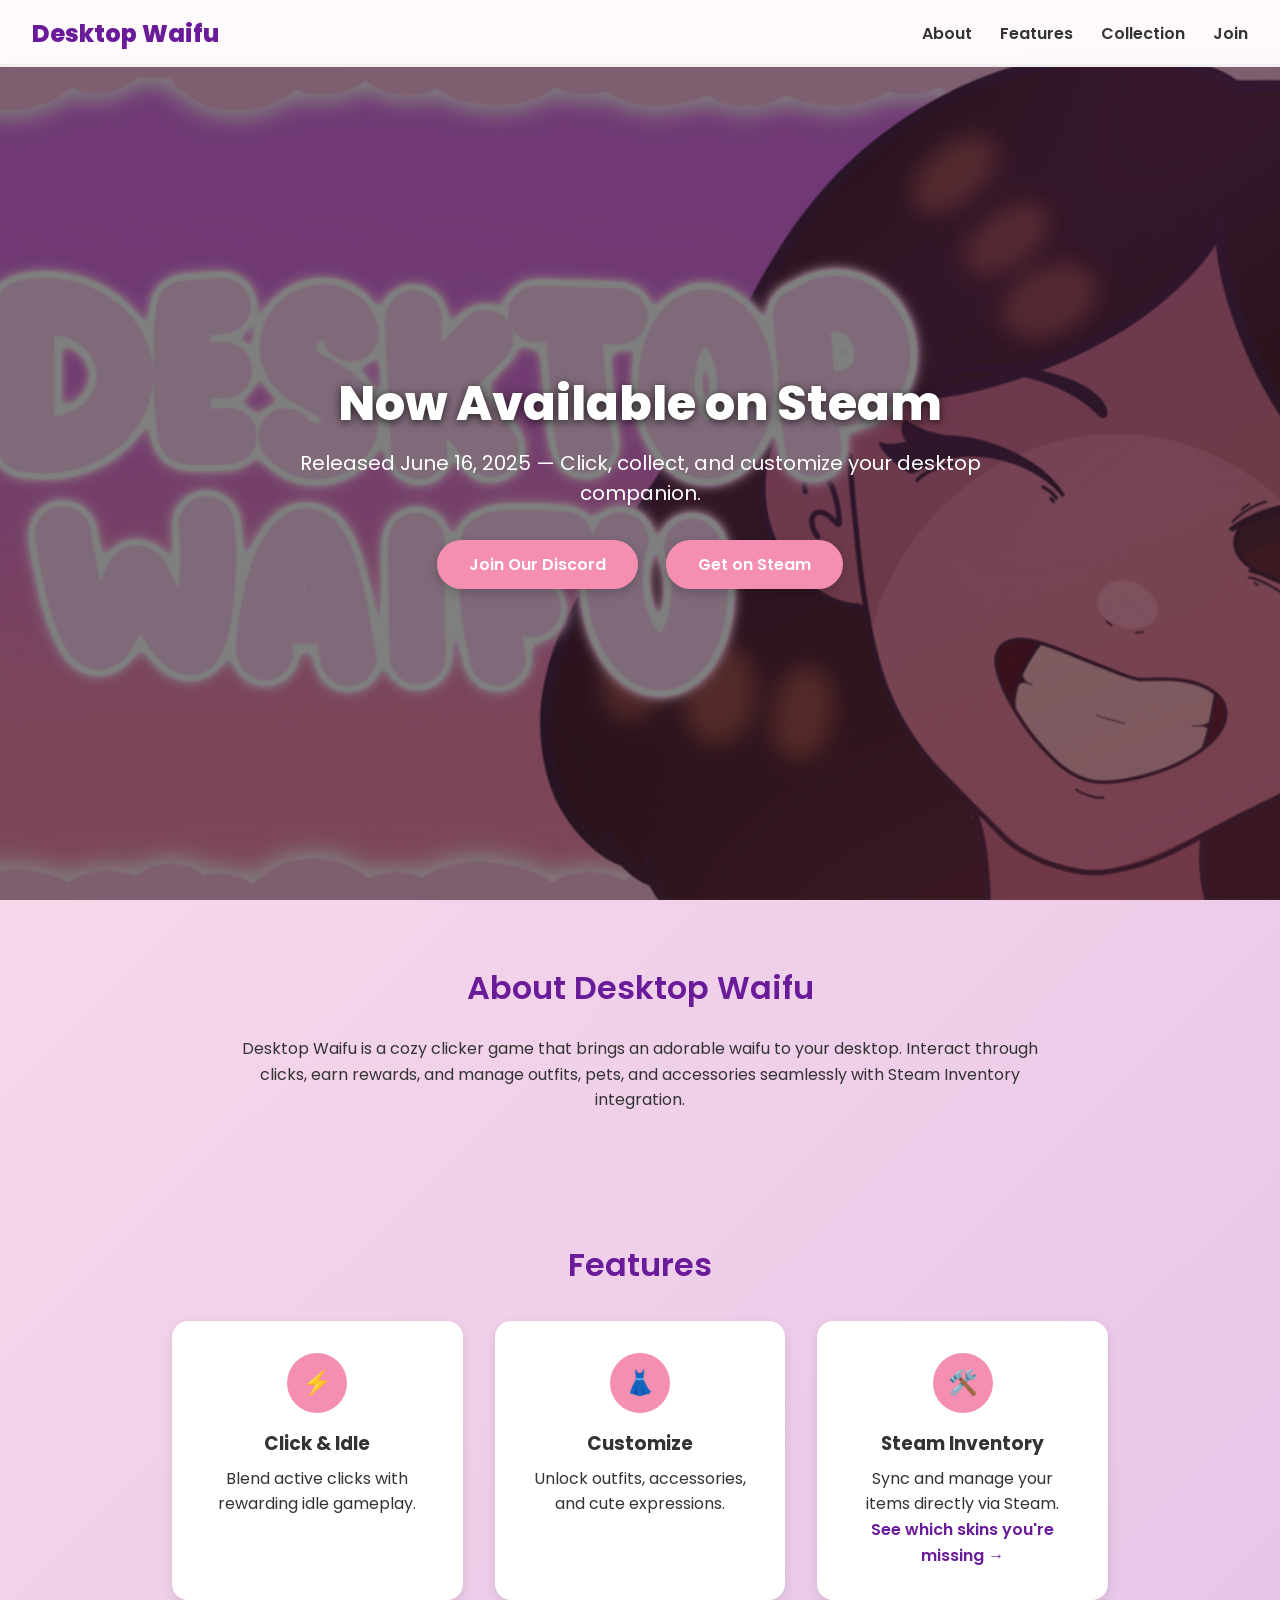
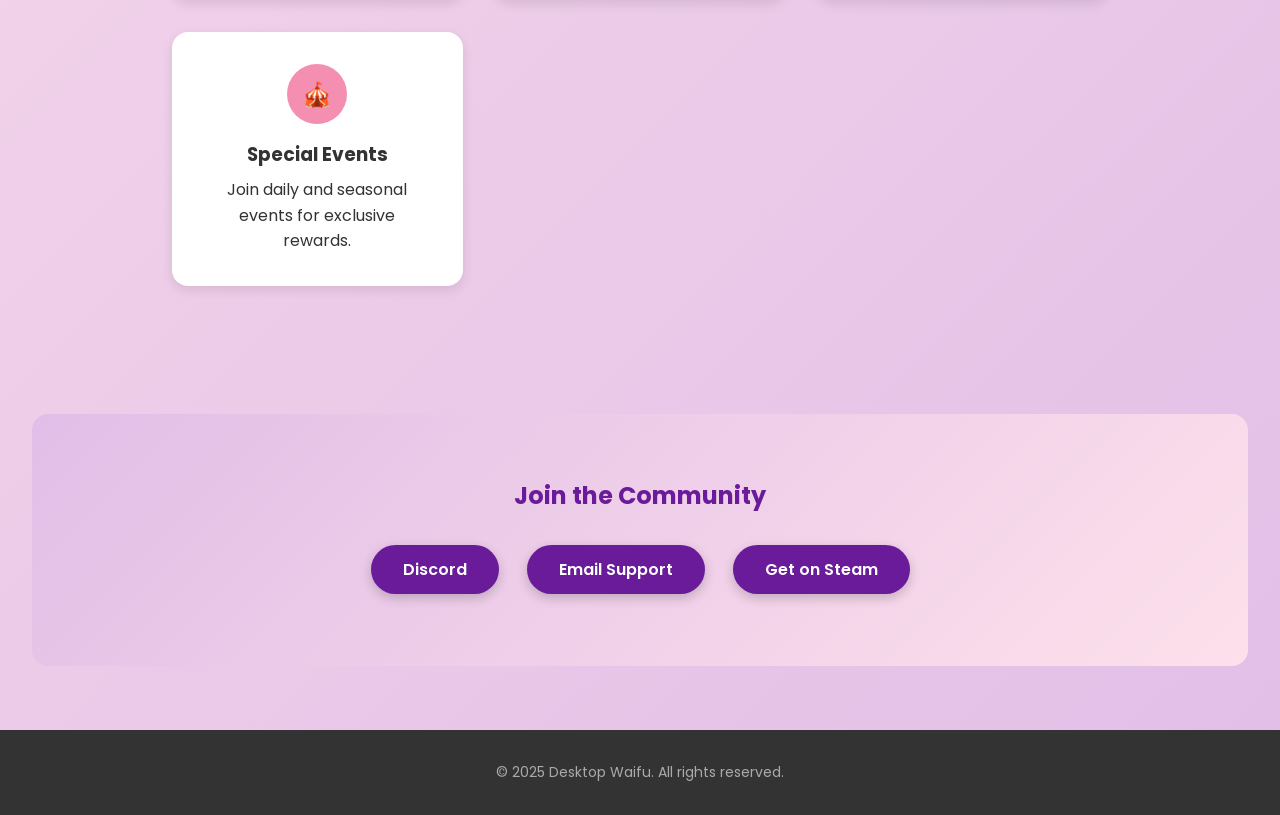
<file: index.html>
<!DOCTYPE html>
<html lang="en">
<head>
  <meta charset="UTF-8">
  <meta name="viewport" content="width=device-width, initial-scale=1.0">
  <title>Desktop Waifu — Now on Steam</title>

  <!-- favicon -->
  <link rel="icon" href="assets/favicon.png" sizes="32x32" type="image/png">
  <!-- fallback for older browsers -->
  <link rel="shortcut icon" href="assets/favicon.png" type="image/png">

  <link href="https://fonts.googleapis.com/css2?family=Poppins:wght@300;400;600;800&display=swap" rel="stylesheet">
  <style>
    :root {
      --color-primary: #f48fb1;
      --color-secondary: #6a1b9a;
      --color-light: #ffffff;
      --color-dark: #333333;
      --font-heading: 'Poppins', sans-serif;
      --font-body: 'Poppins', sans-serif;
    }
    * { margin: 0; padding: 0; box-sizing: border-box; }
    body {
      font-family: var(--font-body);
      color: var(--color-dark);
      background: linear-gradient(135deg, #fde0eb, #e1bee7);
    }
    a { text-decoration: none; }
    /* Header/Nav */
    header {
      position: fixed;
      top: 0;
      width: 100%;
      display: flex;
      justify-content: space-between;
      align-items: center;
      padding: 1rem 2rem;
      background: rgba(255,255,255,0.85);
      backdrop-filter: blur(8px);
      z-index: 1000;
    }
    .logo {
      font-family: var(--font-heading);
      font-weight: 800;
      font-size: 1.5rem;
      color: var(--color-secondary);
    }
    nav a {
      margin-left: 1.5rem;
      font-weight: 600;
      color: var(--color-dark);
      transition: color 0.2s;
    }
    nav a:hover { color: var(--color-primary); }
    /* Hero */
    .hero {
      background: url('assets/Main capsule.PNG') center/cover no-repeat;
      height: calc(100vh - 64px);
      margin-top: 64px;
      display: flex;
      align-items: center;
      justify-content: center;
      position: relative;
      text-align: center;
      color: var(--color-light);
    }
    .hero::after {
      content: '';
      position: absolute;
      top: 0; left: 0;
      width: 100%; height: 100%;
      background: rgba(0,0,0,0.5);
    }
    .hero-content {
      position: relative;
      z-index: 1;
      max-width: 800px;
      padding: 0 1rem;
    }
    .hero-content h1 {
      font-family: var(--font-heading);
      font-weight: 800;
      font-size: 3rem;
      margin-bottom: 0.5rem;
      text-shadow: 0 2px 10px rgba(0,0,0,0.7);
    }
    .hero-content p {
      font-size: 1.25rem;
      margin-bottom: 1.5rem;
    }
    .btn {
      display: inline-block;
      margin: 0.5rem 0.75rem;
      padding: 0.75rem 2rem;
      font-size: 1rem;
      font-weight: 600;
      border-radius: 50px;
      background: var(--color-primary);
      color: var(--color-light);
      box-shadow: 0 4px 12px rgba(0,0,0,0.2);
      transition: background 0.3s;
    }
    .btn:hover { background: var(--color-secondary); }
    /* Sections */
    .section {
      padding: 4rem 2rem;
      max-width: 1000px;
      margin: auto;
    }
    .section h2 {
      font-family: var(--font-heading);
      font-weight: 600;
      font-size: 2rem;
      margin-bottom: 1.5rem;
      color: var(--color-secondary);
      text-align: center;
    }
    .section p {
      font-size: 1rem;
      line-height: 1.6;
      text-align: center;
      max-width: 800px;
      margin: auto;
    }
    /* Features */
    .features {
      display: grid;
      grid-template-columns: repeat(auto-fit, minmax(250px, 1fr));
      gap: 2rem;
      margin-top: 2rem;
    }
    .feature {
      background: var(--color-light);
      border-radius: 1rem;
      padding: 2rem;
      box-shadow: 0 4px 12px rgba(0,0,0,0.1);
      text-align: center;
    }
    .feature-icon {
      width: 60px;
      height: 60px;
      background: var(--color-primary);
      border-radius: 50%;
      display: flex;
      align-items: center;
      justify-content: center;
      font-size: 1.5rem;
      color: var(--color-light);
      margin: 0 auto 1rem;
    }
    .feature h3 { margin-bottom: 0.5rem; }
    /* CTA Section */
    #join {
      background: linear-gradient(135deg, #e1bee7, #fde0eb);
      border-radius: 1rem;
      margin: 4rem 2rem;
      padding: 4rem 2rem;
      text-align: center;
    }
    #join h2 { color: var(--color-secondary); }
    #join .btn {
      background: var(--color-secondary);
      color: var(--color-light);
    }
    #join .btn:hover {
      background: var(--color-primary);
    }
    /* Footer */
    footer {
      background: var(--color-dark);
      color: #aaa;
      text-align: center;
      padding: 2rem 1rem;
      font-size: 0.875rem;
    }
    .social img {
      width: 32px;
      margin: 0 0.5rem;
      filter: brightness(0) invert(1);
      vertical-align: middle;
    }
    /* Responsive */
    @media(max-width: 768px) {
      .hero-content h1 { font-size: 2.5rem; }
      header { padding: 0.75rem 1rem; }
    }
  </style>
</head>
<body>
  <header>
    <div class="logo">Desktop Waifu</div>
    <nav>
      <a href="#about">About</a>
      <a href="#features">Features</a>
      <a href="collection.html">Collection</a>
      <a href="#join">Join</a>
    </nav>
  </header>

  <section class="hero">
    <div class="hero-content">
      <h1>Now Available on Steam</h1>
      <p>Released June 16, 2025 — Click, collect, and customize your desktop companion.</p>
      <a href="https://discord.gg/WWWEdJfEAM" target="_blank" class="btn">Join Our Discord</a>
      <a href="https://store.steampowered.com/app/3702960/Desktop_Waifu/" class="btn">Get on Steam</a>
    </div>
  </section>

  <section id="about" class="section">
    <h2>About Desktop Waifu</h2>
    <p>Desktop Waifu is a cozy clicker game that brings an adorable waifu to your desktop. Interact through clicks, earn rewards, and manage outfits, pets, and accessories seamlessly with Steam Inventory integration.</p>
  </section>

  <section id="features" class="section">
    <h2>Features</h2>
    <div class="features">
      <div class="feature">
        <div class="feature-icon">⚡</div>
        <h3>Click & Idle</h3>
        <p>Blend active clicks with rewarding idle gameplay.</p>
      </div>
      <div class="feature">
        <div class="feature-icon">👗</div>
        <h3>Customize</h3>
        <p>Unlock outfits, accessories, and cute expressions.</p>
      </div>
      <div class="feature">
        <div class="feature-icon">🛠️</div>
        <h3>Steam Inventory</h3>
        <p>Sync and manage your items directly via Steam. <a href="collection.html" style="color: var(--color-secondary); font-weight: 600;">See which skins you're missing →</a></p>
      </div>
      <div class="feature">
        <div class="feature-icon">🎪</div>
        <h3>Special Events</h3>
        <p>Join daily and seasonal events for exclusive rewards.</p>
      </div>
    </div>
  </section>

  <section id="join">
    <h2>Join the Community</h2>
    <div style="margin-top: 1.5rem;">
      <a href="https://discord.gg/WWWEdJfEAM" class="btn" target="_blank">Discord</a>
      <a href="mailto:support@desktopwaifu.net" class="btn">Email Support</a>
      <a href="https://store.steampowered.com/app/3702960/Desktop_Waifu/" class="btn">Get on Steam</a>
    </div>
  </section>

  <footer>
    <div class="social">
    </div>
    <p>&copy; 2025 Desktop Waifu. All rights reserved.</p>
  </footer>
</body>
</html>
</file>
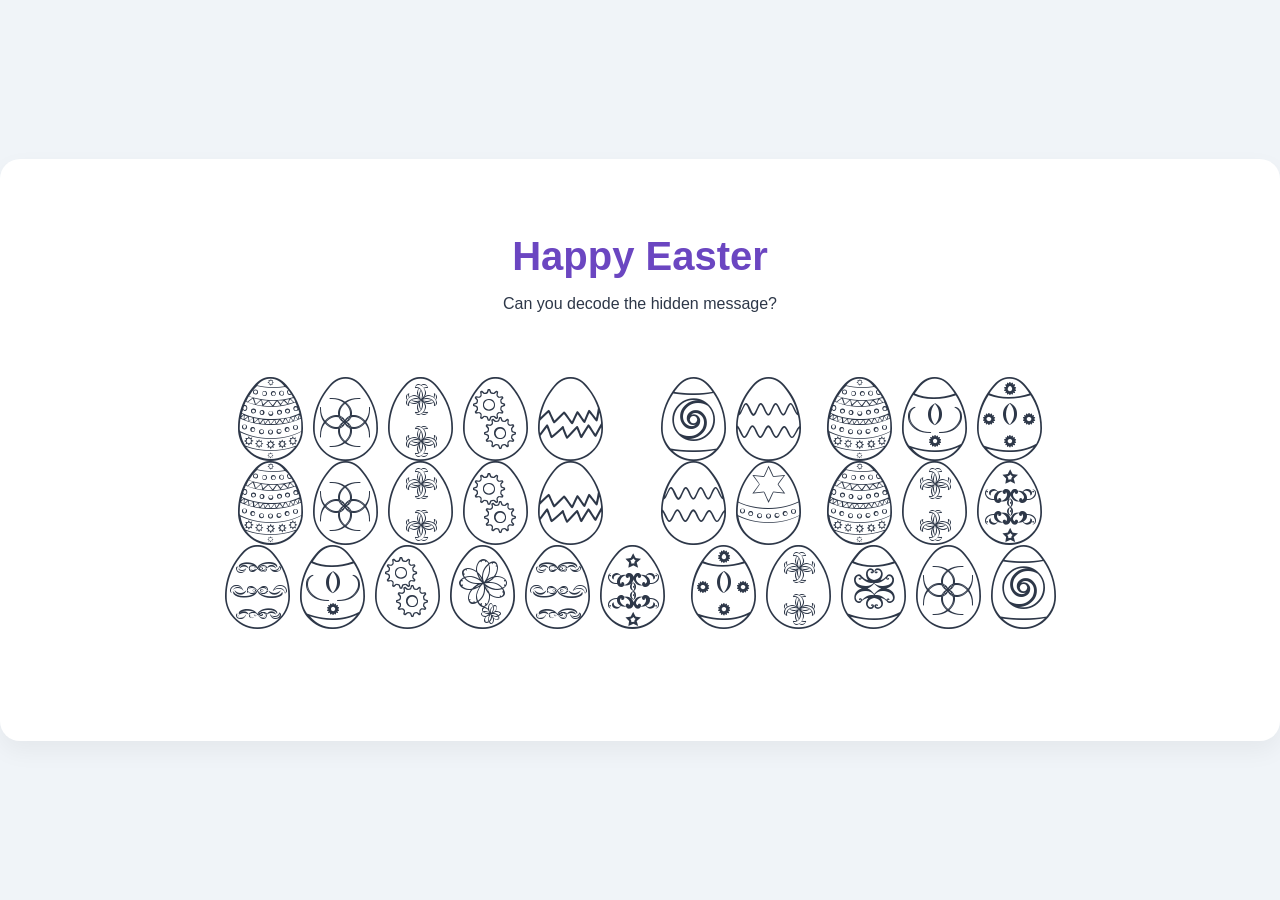
<file: easterPage2026.html>
<!DOCTYPE html>
<html lang="en">
<head>
    <meta charset="UTF-8">
    <meta name="viewport" content="width=device-width, initial-scale=1.0">
    <title>Easter Egg Hunt</title>
    <link rel="stylesheet" href="static/css/style.css">
</head>
<body>

    <main class="container">
        <header>
            <h1>Happy Easter</h1>
            <p>Can you decode the hidden message?</p>
        </header>

        <section class="egg-display">
                <p class="encoded-text">April 1st and April 7th are unique drops</p>
        </section>
    </main>

</body>
</html>
</file>
<file: static/css/style.css>
/* Load your custom font */
@font-face {
    font-family: 'EasterEggs';
    src: url('../fonts/Easter eggs ST.ttf') format('truetype');
}

body {
    background-color: #f0f4f8;
    color: #2d3748;
    font-family: 'Segoe UI', Tahoma, Geneva, Verdana, sans-serif;
    display: flex;
    justify-content: center;
    align-items: center;
    height: 100vh;
    margin: 0;
}

.container {
    text-align: center;
    background: white;
    padding: 3rem;
    border-radius: 20px;
    box-shadow: 0 10px 25px rgba(0,0,0,0.05);
}

h1 {
    color: #6b46c1;
    font-size: 2.5rem;
    margin-bottom: 0.5rem;
}

.egg-display {
    margin: 40px 0;
    cursor: pointer;
}

.message-wrapper {
    position: relative;
    display: inline-block;
    padding: 20px;
    background: #faf5ff;
    border: 2px dashed #d6bcfa;
    border-radius: 15px;
    transition: all 0.3s ease;
}

/* The Egg Font Style */
.encoded-text {
    font-family: 'EasterEggs', sans-serif;
    font-size: 4rem;
    display: block;
    transition: opacity 0.3s ease;
}

/* The Secret Message (Hidden by default) */
.decoded-text {
    position: absolute;
    top: 50%;
    left: 50%;
    transform: translate(-50%, -50%);
    font-weight: bold;
    font-size: 1.5rem;
    color: #9f7aea;
    opacity: 0;
    white-space: nowrap;
    transition: opacity 0.3s ease;
}

/* Hover Effects */
.message-wrapper:hover {
    background: #fff;
    border-style: solid;
    transform: scale(1.05);
}

.message-wrapper:hover .encoded-text {
    opacity: 0.1; /* Fades the eggs */
}

.message-wrapper:hover .decoded-text {
    opacity: 1; /* Shows the real text */
}
</file>
